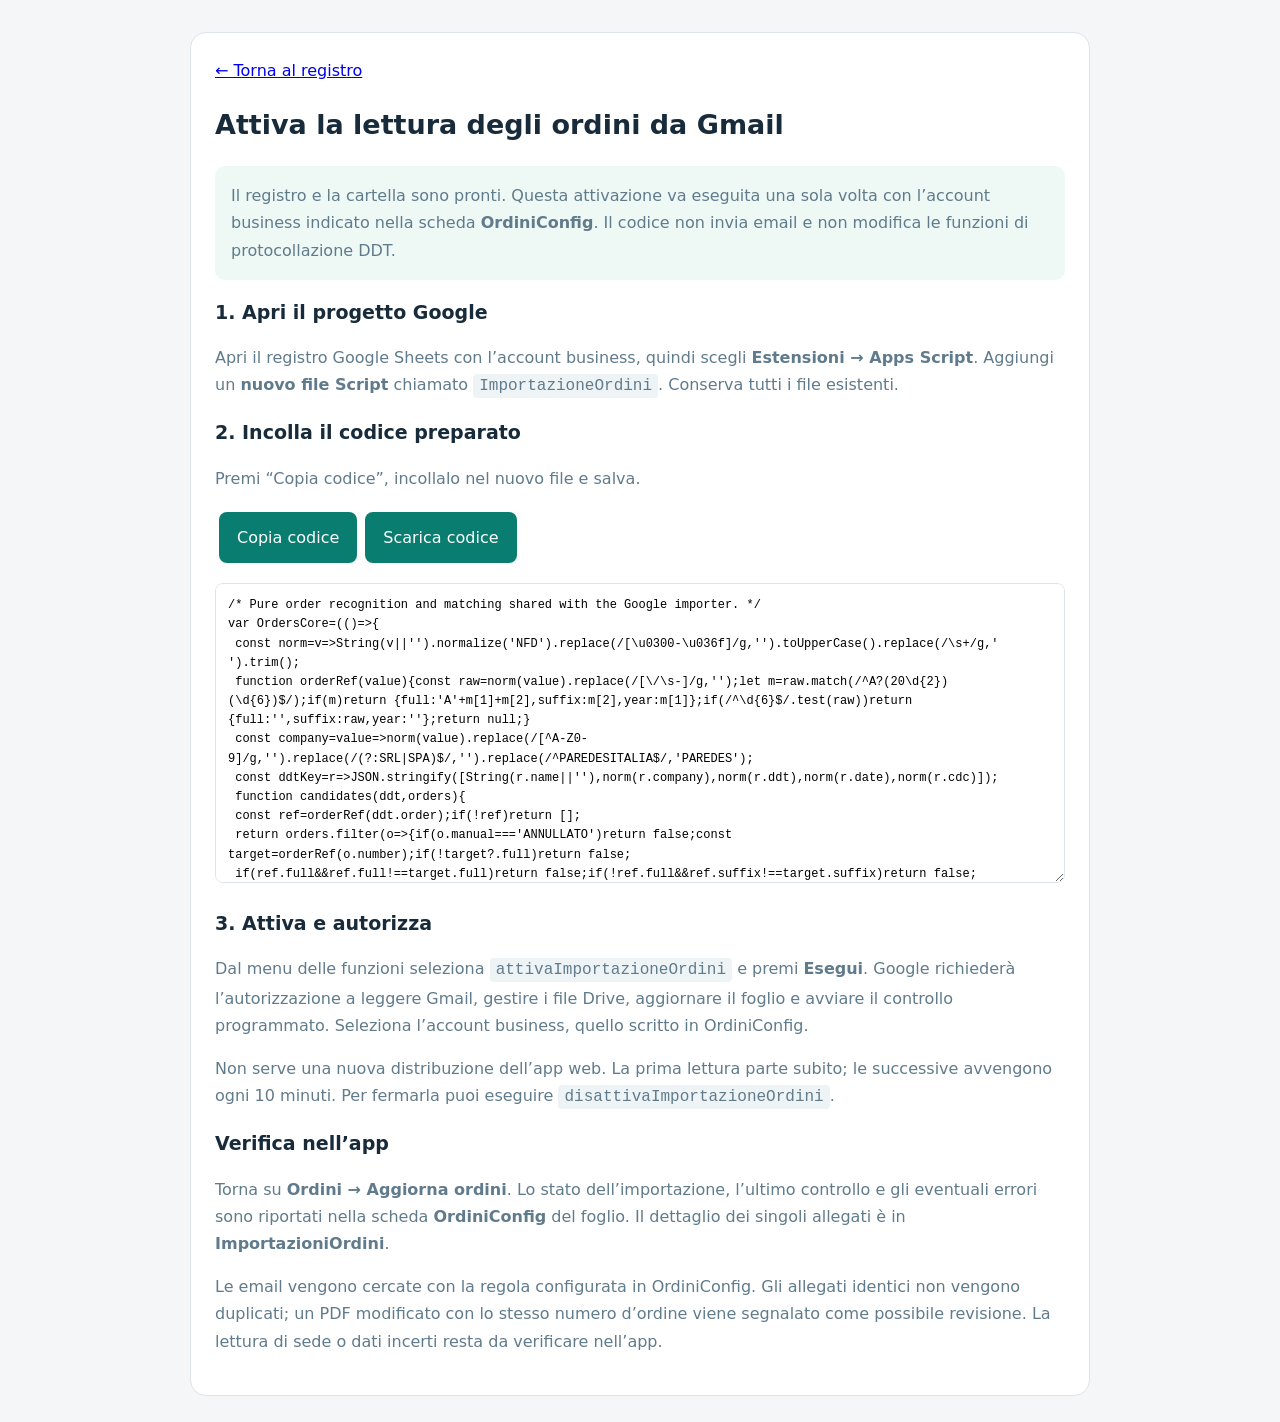
<file: ordini-attivazione.html>
<!doctype html><html lang="it"><head><meta charset="utf-8"><meta name="viewport" content="width=device-width,initial-scale=1"><title>Attiva importazione ordini · Registro DDT</title><style>body{font:16px/1.7 system-ui,sans-serif;color:#172b3a;background:#f4f6f8;margin:0}main{max-width:850px;margin:32px auto;padding:24px;background:white;border:1px solid #dce5eb;border-radius:16px}h1{font-size:27px}h2{font-size:19px}p{color:#607b8b}button,a.btn{display:inline-block;font:inherit;background:#087d70;color:white;border:0;border-radius:8px;padding:12px 18px;text-decoration:none;cursor:pointer;margin:4px}textarea{box-sizing:border-box;width:100%;height:300px;border:1px solid #dce5eb;border-radius:8px;font:12px/1.6 monospace;padding:12px}code{background:#eef4f6;padding:3px 6px;border-radius:4px}.notice{background:#eef8f5;padding:16px;border-radius:10px}@media(max-width:700px){main{margin:0;border:0;border-radius:0;padding:20px}h1{font-size:23px}}</style></head><body><main><a href="./">← Torna al registro</a><h1>Attiva la lettura degli ordini da Gmail</h1><p class="notice">Il registro e la cartella sono pronti. Questa attivazione va eseguita una sola volta con l’account business indicato nella scheda <b>OrdiniConfig</b>. Il codice non invia email e non modifica le funzioni di protocollazione DDT.</p><h2>1. Apri il progetto Google</h2><p>Apri il registro Google Sheets con l’account business, quindi scegli <b>Estensioni → Apps Script</b>. Aggiungi un <b>nuovo file Script</b> chiamato <code>ImportazioneOrdini</code>. Conserva tutti i file esistenti.</p><h2>2. Incolla il codice preparato</h2><p>Premi “Copia codice”, incollalo nel nuovo file e salva.</p><button id="copy">Copia codice</button><a class="btn" href="gas/ImportazioneOrdini.gs" download="ImportazioneOrdini.gs">Scarica codice</a><p id="message" role="status"></p><textarea id="code" readonly aria-label="Codice importatore ordini"></textarea><h2>3. Attiva e autorizza</h2><p>Dal menu delle funzioni seleziona <code>attivaImportazioneOrdini</code> e premi <b>Esegui</b>. Google richiederà l’autorizzazione a leggere Gmail, gestire i file Drive, aggiornare il foglio e avviare il controllo programmato. Seleziona l’account business, quello scritto in OrdiniConfig.</p><p>Non serve una nuova distribuzione dell’app web. La prima lettura parte subito; le successive avvengono ogni 10 minuti. Per fermarla puoi eseguire <code>disattivaImportazioneOrdini</code>.</p><h2>Verifica nell’app</h2><p>Torna su <b>Ordini → Aggiorna ordini</b>. Lo stato dell’importazione, l’ultimo controllo e gli eventuali errori sono riportati nella scheda <b>OrdiniConfig</b> del foglio. Il dettaglio dei singoli allegati è in <b>ImportazioniOrdini</b>.</p><p>Le email vengono cercate con la regola configurata in OrdiniConfig. Gli allegati identici non vengono duplicati; un PDF modificato con lo stesso numero d’ordine viene segnalato come possibile revisione. La lettura di sede o dati incerti resta da verificare nell’app.</p></main><script>
fetch('gas/ImportazioneOrdini.gs',{cache:'no-store'}).then(r=>{if(!r.ok)throw Error('Codice non disponibile');return r.text();}).then(code=>document.getElementById('code').value=code).catch(e=>document.getElementById('message').textContent=e.message);
document.getElementById('copy').onclick=async()=>{const el=document.getElementById('code');if(!el.value)return;try{await navigator.clipboard.writeText(el.value);document.getElementById('message').textContent='Codice copiato. Incollalo nel nuovo file ImportazioneOrdini.';}catch(e){el.focus();el.select();document.getElementById('message').textContent='Seleziona tutto il codice e copialo dal menu del dispositivo.';}};
</script></body></html>
</file>
